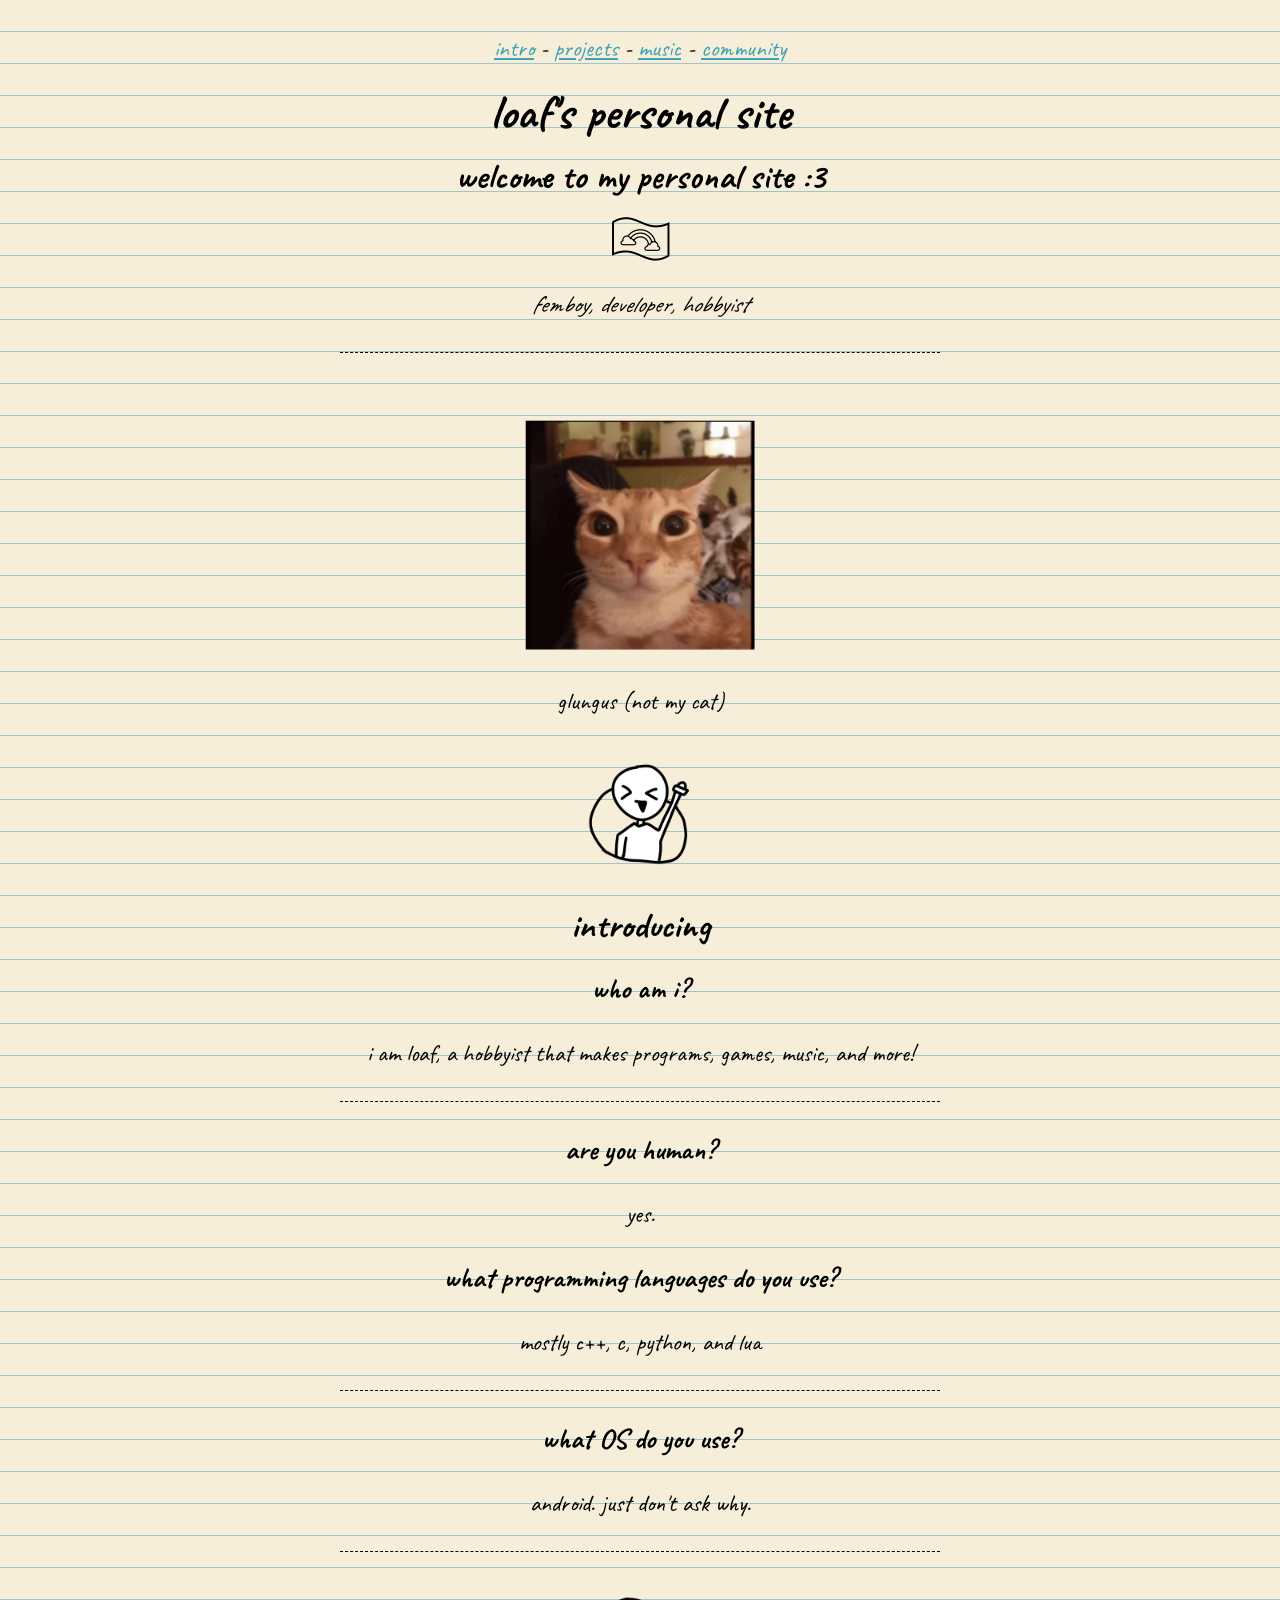
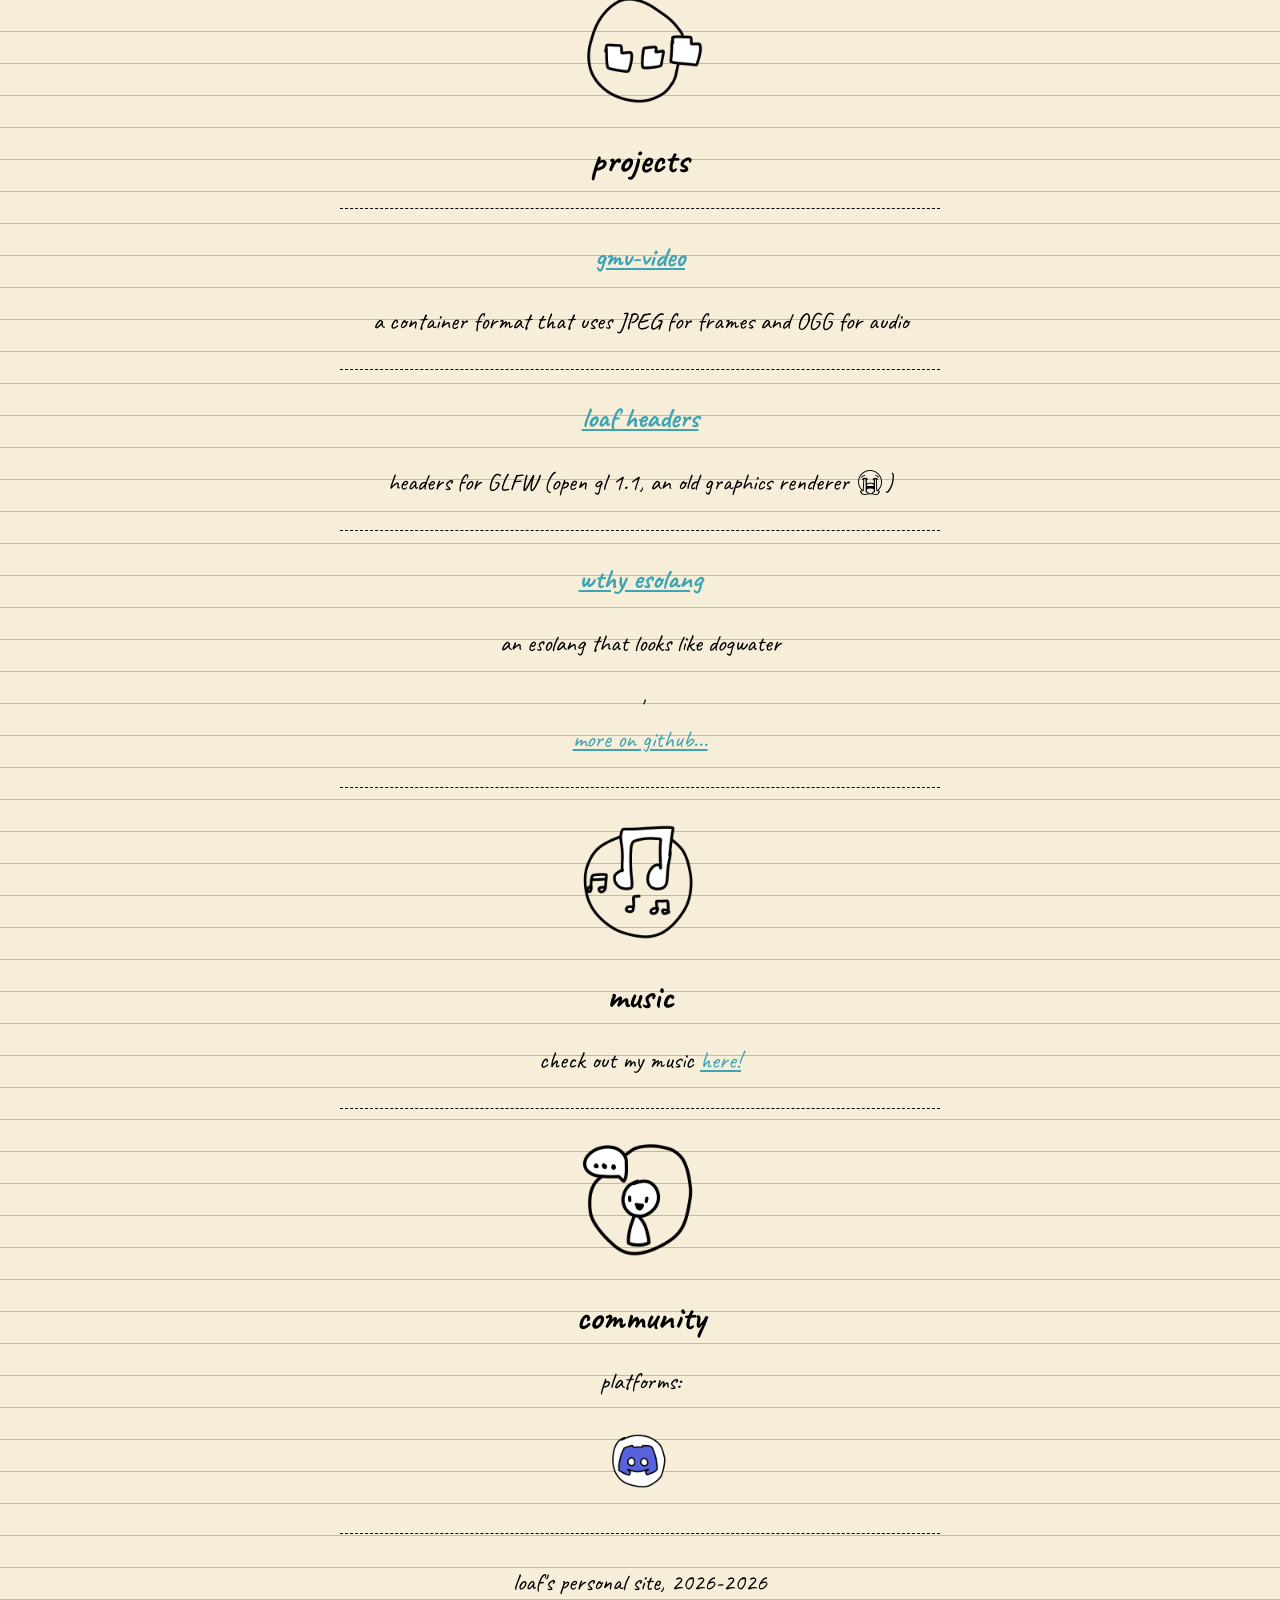
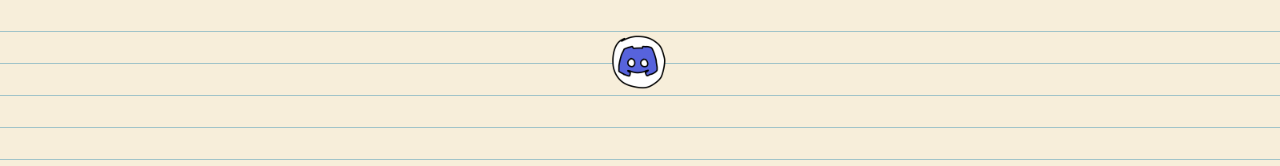
<file: index.html>
<!DOCTYPE html>
<html lang="en">
<head>
  <meta charset="UTF-8">
  <meta name="viewport" content="width=device-width, initial-scale=1.0">
  <title>loaf's personal site</title>
  <link href="https://fonts.googleapis.com/css2?family=Caveat:wght@400..700" rel="stylesheet">
  <link href="https://fonts.googleapis.com/css2?family=Noto+Emoji:wght@300..700&display=swap" rel="stylesheet">
  <link href="styles.css" rel="stylesheet">
</head>
<body>
  <nav><a href="#intro">intro</a> - <a href="#projects">projects</a> - <a href="#music">music</a> - <a href="#community">community</a></nav>

  <br>
  
  <h1>loaf's personal site</h1>
  <h2>welcome to my personal site :3</h2>

  <p class="flag">🏳️‍🌈</p>
  
  <p><i>femboy, developer, hobbyist</i></p>


  <hr>

  <div class="scene">
    <div class="cube">
      <div class="face front"><img src="glungus.png" alt="front glungus"></div>
      <div class="face right"><img src="glungus.png" alt="right glungus"></div>
      <div class="face back"><img src="glungus.png" alt="back glungus"></div>
      <div class="face left"><img src="glungus.png" alt="left glungus"></div>
      <div class="face top"><img src="glungus.png" alt="top glungus"></div>
      <div class="face bottom"><img src="glungus.png" alt="bottom glungus"></div>
    </div>
  </div>
  <p>glungus (not my cat)</p>
  
  <!-- introduction -->
  <img src="hello.png" width="128" height="128" alt="hello avatar">
  <h2 id="intro">introducing</h2>
  
  <h3>who am i?</h3>
  <p>i am loaf, a hobbyist that makes programs, games, music, and more!</p>
  
  <hr>
  
  <h3>are you human?</h3>
  <p>yes.</p>
  
  <h3>what programming languages do you use?</h3>
  <p>mostly c++, c, python, and lua</p>

  <hr>

  <h3>what OS do you use?</h3>
  <p>android. just don't ask why.</p>
  
  <hr>
  
  <!-- projects -->
  <img src="projects.png" width="128" height="128" alt="flying folders">
  <h2 id="projects">projects</h2>
  
  <hr>
  
  <h3><a href="https://github.com/hmmloafcat/GMV-video">gmv-video</a></h3>
  <p>a container format that uses JPEG for frames and OGG for audio</p>

  <hr>

  <h3><a href="https://github.com/hmmloafcat/lf_hdr">loaf headers</a></h3>
  <p>headers for GLFW (open gl 1.1, an old graphics renderer 😭)</p>

  <hr>

  <h3><a href="https://github.com/hmmloafcat/what-the-heckity">wthy esolang</a></h3>
  <p>an esolang that looks like dogwater</p>
'
  <br>

  <a href="https://github.com/hmmloafcat">more on github...</a>

  <br>

  <hr>

  <!-- music -->
  <img src="music.png" width="128" height="128" alt="music icons">

  <h2 id="music">music</h2>

  <p>check out my music <a href="pages/music/index.html">here!</a></p>

  <hr>
  
  <!-- community -->
  <img src="community.png" width="128" height="128" alt="guy talking with speech bubble">

  <h2 id="community">community</h3>

  <p>platforms:</p>
  
  <a href="https://discord.gg/X9RNcz592d" style="display: inline;">
    <img src="discord.png" width="64" height="64" alt="discord logo">
  </a>

  <hr>

  <footer>
    <p>loaf's personal site, 2026-2026</p>

    <a href="https://discord.gg/X9RNcz592d" style="display: inline;">
    <img src="discord.png" width="64" height="64" alt="discord logo">
    </a>
  </footer>
  
</body>
</html>
</file>
<file: styles.css>
body {
  font-family: "Caveat", "Noto Emoji", "Arial", sans-serif;
  color: #000000;
  font-size: 24px;
  line-height: 32px; /* matches paper line spacing */

  /* paper */
  background-color: #f7eeda;
  background-image: repeating-linear-gradient(
    transparent,
    transparent 31px,
    #a2c4c9 31px,
    #a2c4c9 32px /* 1px line thickness */
  );

  /* centering */
  display: flex;
  flex-direction: column;
  align-items: center;
  text-align: center;
  min-height: 100vh;
  margin: 0;
  padding: 32px 20px;
  box-sizing: border-box;
}

.flag {
  font-size: 50px;
}

/* keep margins aligned with the 32px paper grid */
h1,
h2,
h3,
p {
  margin: 0 0 32px 0;
}

img {
  margin-bottom: 32px;
}

hr {
  border: none;
  border-top: 1px dashed black;
  width: 100%;
  max-width: 600px;
  margin: 0 0 32px 0;
}

button {
  background-color: #ffffff;
  outline: black solid 1px;
  padding: 15px;
  border-radius: 5px;
  border: none;
}

a {
  color: #3ea4b3;
}

.download {
  display: inline-flex;
}

.scene {
  width: 200px;
  height: 200px;
  perspective: 800px;
  margin: 50px auto;
}

.cube {
  width: 100%;
  height: 100%;
  position: relative;
  transform-style: preserve-3d;
  animation: spinRight 10s infinite linear;
}

.face {
  position: absolute;
  width: 200px;
  height: 200px;
}

.face img {
  width: 100%;
  height: 100%;
  object-fit: cover;
  display: block;
}

/* Position faces around the 3D center point */
.front  { transform: rotateY(0deg) translateZ(100px); }
.right  { transform: rotateY(90deg) translateZ(100px); }
.back   { transform: rotateY(180deg) translateZ(100px); }
.left   { transform: rotateY(-90deg) translateZ(100px); }
.top    { transform: rotateX(90deg) translateZ(100px); }
.bottom { transform: rotateX(-90deg) translateZ(100px); }

/* Spin continuously along the Y-axis only */
@keyframes spinRight {
  from {
    transform: rotateY(0deg);
  }
  to {
    transform: rotateY(360deg);
  }
}
</file>
